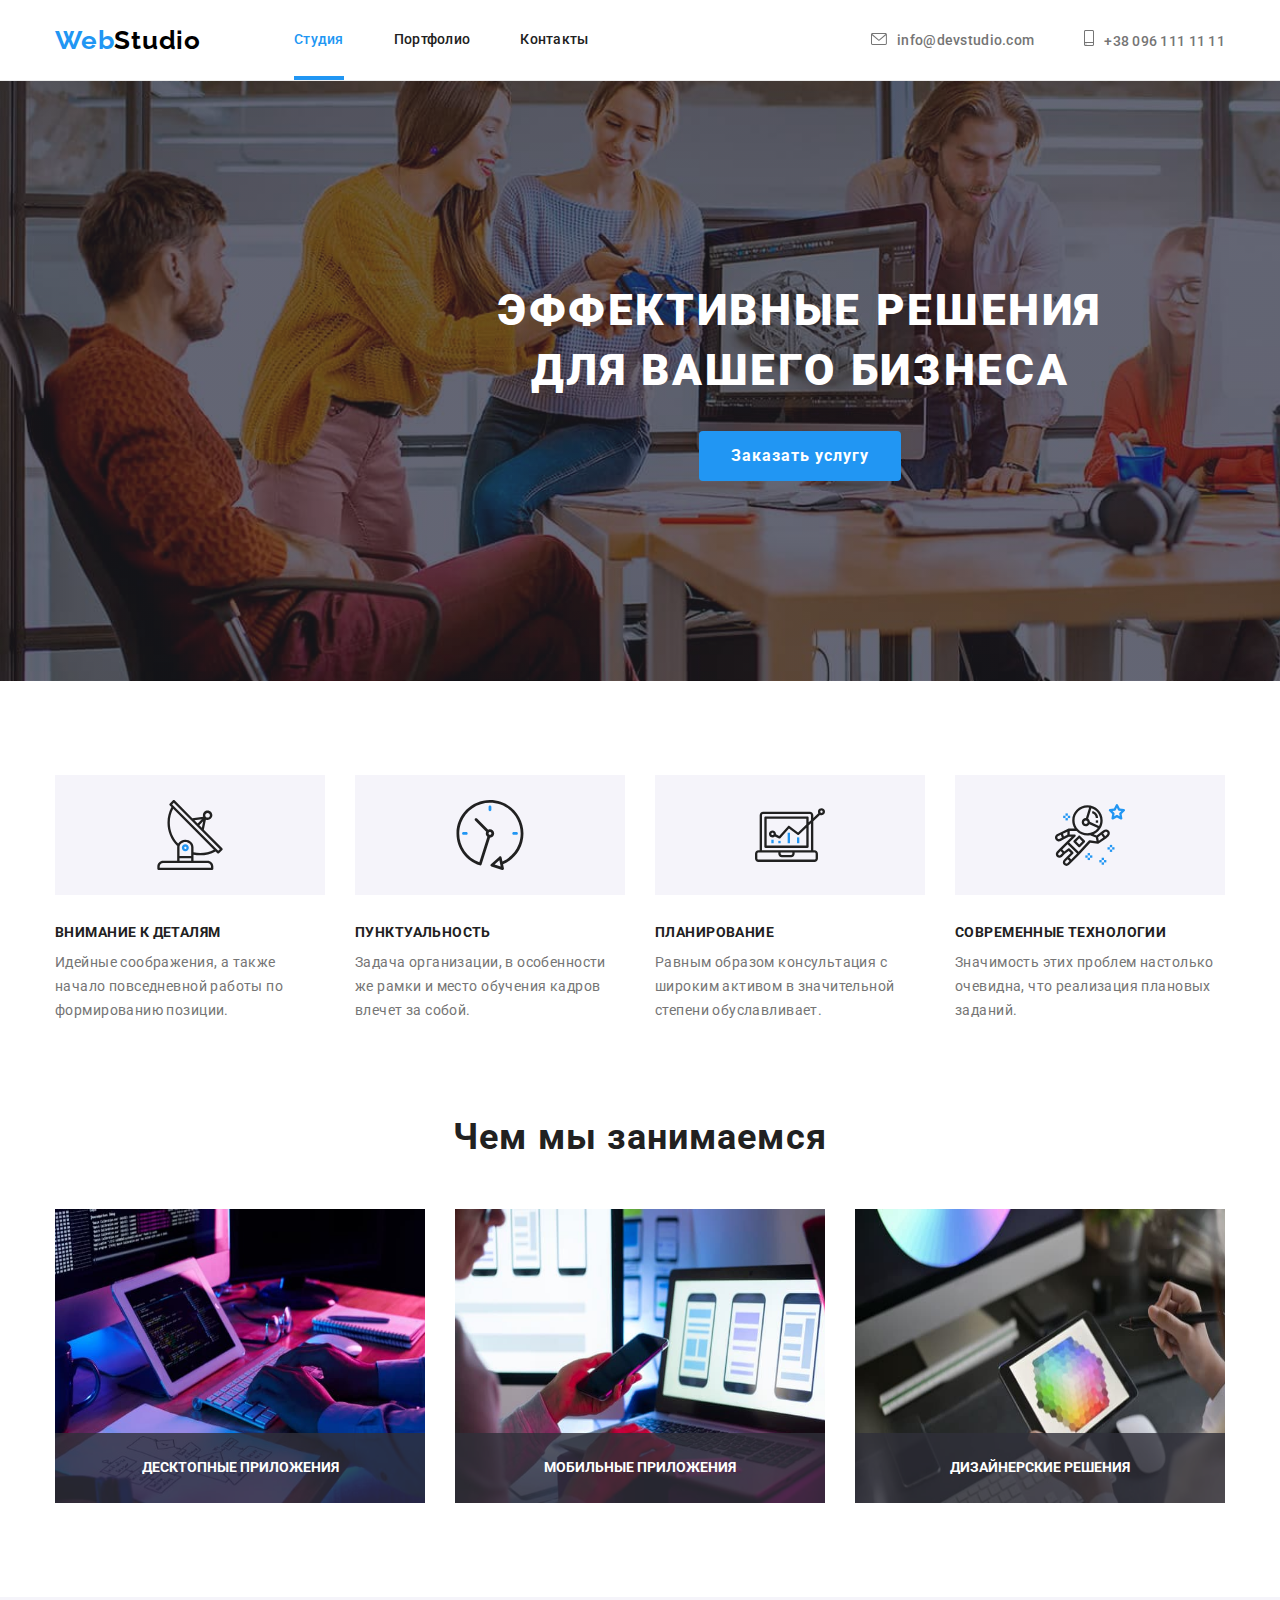
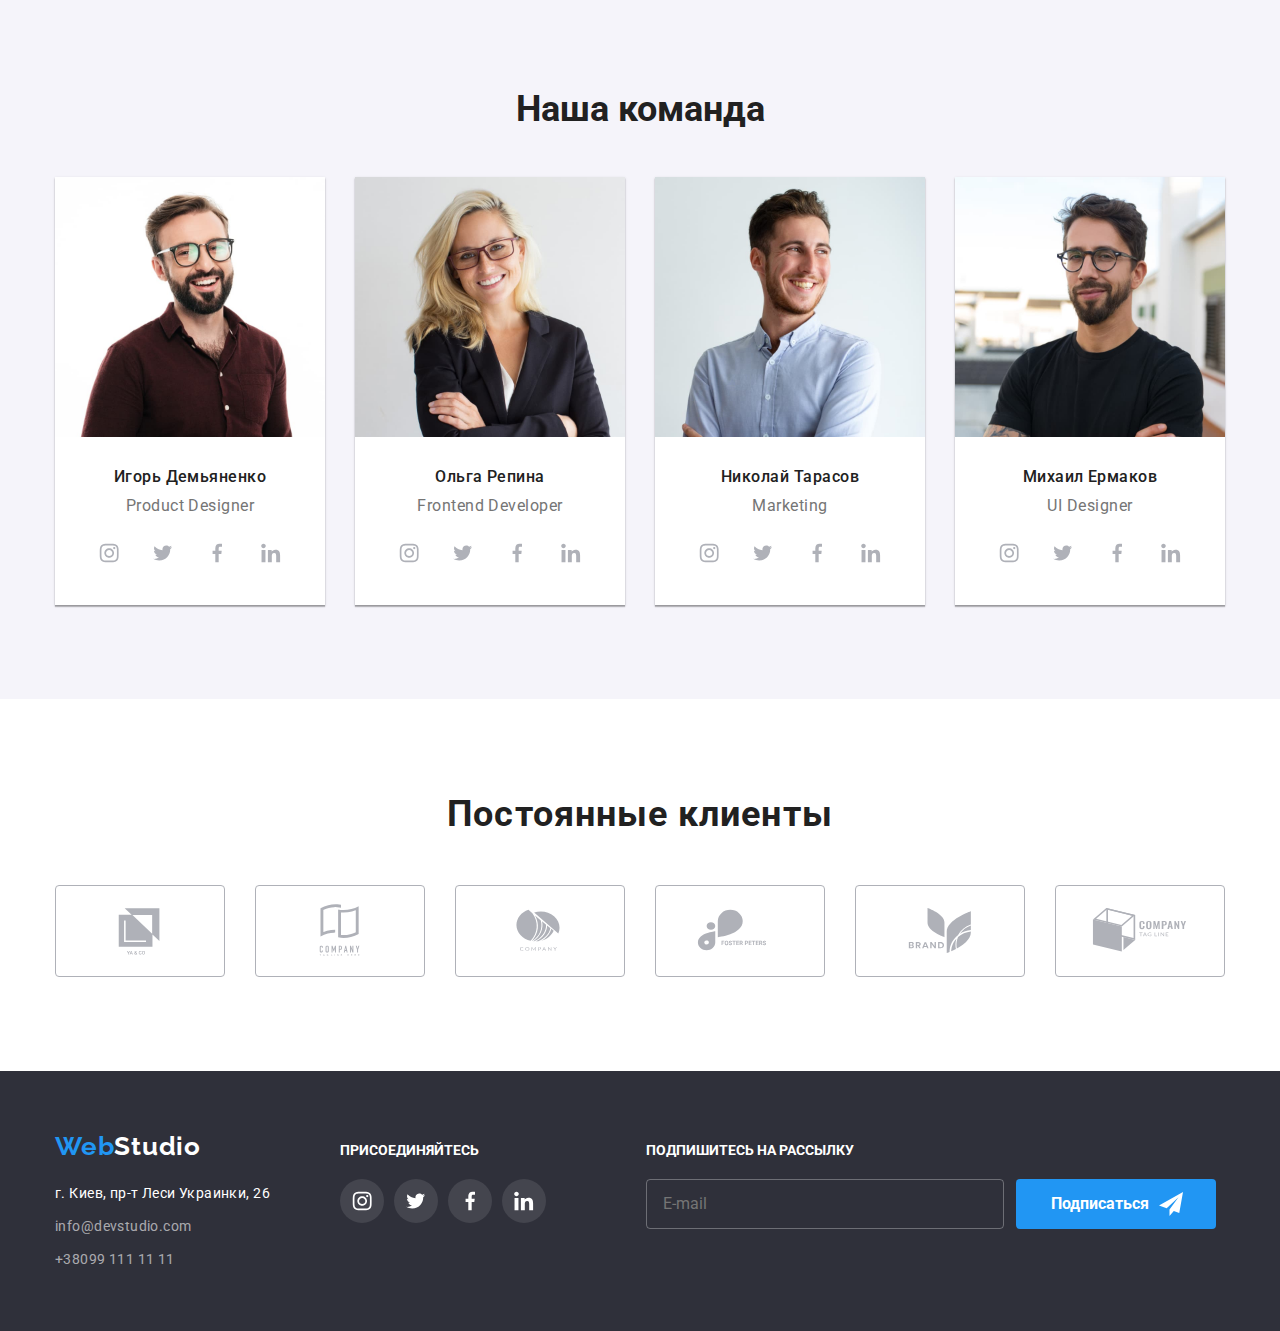
<file: index.html>
<!DOCTYPE html>
<html lang="ru">

<head>
    <meta charset="UTF-8">
    <meta http-equiv="X-UA-Compatible" content="IE=edge">
    <meta name="viewport" content="width=device-width, initial-scale=1.0">
    <title>Document</title>
    <link rel="preconnect" href="https://fonts.googleapis.com">
    <link rel="preconnect" href="https://fonts.gstatic.com" crossorigin>
    <link
        href="https://fonts.googleapis.com/css2?family=Raleway:wght@700&family=Roboto:wght@400;500;700;900&display=swap"
        rel="stylesheet">
    <link rel="stylesheet" href="https://cdn.jsdelivr.net/npm/modern-normalize@1.1.0/modern-normalize.min.css">
    <link rel="stylesheet" href="./css/style.css" />
</head>

<body>
    <!--HEADER-->
    <header class="head">
        <div class="container">
            <div class="head-box">
                <a class="logo-link list" href="./" lang="en">Web<span class="logo-studio">Studio</span></a>
                <!--NAVI-->
                <nav class="navigation">
                    <ul class="menu">
                        <li class="menu-item link"><a class="menu-link menu-link-activ list" href="">Студия </a></li>

                        <li class="menu-item link"> <a class="menu-link list" href="./portfolio.html">Портфолио</a></li>
                        <li class="menu-item link"><a class="menu-link list" href="">Контакты</a></li>
                    </ul>
                </nav>
                <ul class="contakt">

                    <li class="contakt-item link">

                        <a class="mailto-link list" href="mailto:info@devstudio.com"><svg class="contakt-item-icon"
                                width="16" height="12">
                                <use href="./images/sprite.svg#icon-envelope"></use>
                            </svg>info@devstudio.com</a>
                    </li>
                    <li class="contakt-item link">

                        <a class="tel-link list" href="tel:+380961111111"><svg class="contakt-item-icon" width="10"
                                height="16">
                                <use href="./images/sprite.svg#icon-smartphone"></use>
                            </svg>+38 096 111 11 11</a>
                    </li>
                </ul>
            </div>
        </div>
    </header>
    <main>
        <!--HERO-->
        <section class="hero">
            <div class="container">

                <h1 class="hero-title">эффективные решения<br> для вашего бизнеса </h1>
                <button type="button" data-modal-open class="modal-btn">Заказать услугу</button>

            </div>
        </section>
        <!--Почему мы-->
        <section class="advantages section">
            <div class="container">
                <h3 class="visually-hidden">наши особенности</h3>
                <ul class="advantages-icon link">
                    <li class="advantages-icon-field">
                        <svg class="advantages-icon-pic">
                            <use href="./images/sprite.svg#icon-antenna">
                            </use>
                        </svg>
                    </li>
                    <li class="advantages-icon-field">
                        <svg class="advantages-icon-pic">
                            <use href="./images/sprite.svg#icon-clock">
                            </use>
                        </svg>
                    </li>
                    <li class="advantages-icon-field">
                        <svg class="advantages-icon-pic">
                            <use href="./images/sprite.svg#icon-diagram">
                            </use>
                        </svg>

                    </li>
                    <li class="advantages-icon-field">
                        <svg class="advantages-icon-pic">
                            <use href="./images/sprite.svg#icon-astronaut">
                            </use>
                        </svg>
                    </li>
                </ul>
                <ul class="advantages-list link">
                    <li class="advantages-block">
                        <h4 class="advantages-list-title">внимание к деталям</h4>
                        <p class="advantages-text">Идейные соображения, а также начало повседневной работы по
                            формированию позиции.
                        </p>
                    </li>
                    <li class="advantages-block">
                        <h4 class="advantages-list-title">Пунктуальность</h4>
                        <p class="advantages-text">Задача организации, в особенности же рамки и место обучения кадров
                            влечет за собой.
                        </p>
                    </li>
                    <li class="advantages-block">
                        <h4 class="advantages-list-title">Планирование</h4>
                        <p class="advantages-text">Равным образом консультация с широким активом в значительной степени
                            обуславливает.
                        </p>
                    </li>
                    <li class="advantages-block">
                        <h4 class="advantages-list-title">Современные технологии</h4>
                        <p class="advantages-text">Значимость этих проблем настолько очевидна, что реализация плановых
                            заданий.
                        </p>
                    </li>
                </ul>
            </div>
        </section>
        <!--Чем мы занимаемся, activities-->
        <section class="skills">
            <div class="container">
                <h2 class="skills-title">Чем мы занимаемся</h2>
                <ul class="skills-list">
                    <li class="skills-img link"><img src="./images/picture/img-1.jpg" width="370" height="294"
                            alt="рабочий стол спланшетом">
                        <p class="skills-overlay">Десктопные приложения</p>
                    </li>
                    <li class="skills-img link"><img src="./images/picture/img-2.jpg" width="370" height="294"
                            alt="рабочий стол с ноутбуком">
                        <p class="skills-overlay">Мобильные приложения</p>
                    </li>
                    <li class="skills-img link"><img src="./images/picture/img-3.jpg" width="370" height="294"
                            alt="работа с планшетом">
                        <p class="skills-overlay">Дизайнерские решения</p>
                    </li>
                </ul>
            </div>
        </section>
        <!--наша команда, team-->
        <section class="team section">
            <div class="container">
                <h2 class="team-title">Наша команда</h2>
                <ul class="team-list link">
                    <li class="team-item"><img class="team-image" src="./images/fotos/foto-1.jpg" width="270"
                            height="260" alt="фото Демьяненко">
                        <div class="team-names-block">

                            <h4 class="team-names">Игорь Демьяненко</h4>
                            <p lang="en" class="team-professions">Product Designer</p>
                            <ul class="team-icon-block link">
                                <li>
                                    <a href="" class="team-link">
                                        <svg class="team-icon">
                                            <use href="./images/sprite.svg#icon-instagram"></use>
                                        </svg>
                                    </a>
                                </li>
                                <li>
                                    <a href="" class="team-link">
                                        <svg class="team-icon">
                                            <use href="./images/sprite.svg#icon-twitter"></use>
                                        </svg>
                                    </a>
                                </li>
                                <li>
                                    <a href="" class="team-link">
                                        <svg class="team-icon">
                                            <use href="./images/sprite.svg#icon-facebook"></use>
                                        </svg>
                                    </a>
                                </li>
                                <li>
                                    <a href="" class="team-link">
                                        <svg class="team-icon">
                                            <use href="./images/sprite.svg#icon-linkedin"></use>
                                        </svg>
                                    </a>
                                </li>
                            </ul>
                        </div>

                    </li>

                    <li class="team-item"><img class="team-image" src="./images/fotos/foto-2.jpg" width="270"
                            height="260" alt="фото Репина">
                        <div class="team-names-block">
                            <h4 class="team-names">Ольга Репина</h4>
                            <p lang="en" class="team-professions">Frontend Developer</p>
                            <ul class="team-icon-block link">
                                <li>
                                    <a href="" class="team-link">
                                        <svg class="team-icon">
                                            <use href="./images/sprite.svg#icon-instagram"></use>
                                        </svg>
                                    </a>
                                </li>
                                <li>
                                    <a href="" class="team-link">
                                        <svg class="team-icon">
                                            <use href="./images/sprite.svg#icon-twitter"></use>
                                        </svg>
                                    </a>
                                </li>
                                <li>
                                    <a href="" class="team-link">
                                        <svg class="team-icon">
                                            <use href="./images/sprite.svg#icon-facebook"></use>
                                        </svg>
                                    </a>
                                </li>
                                <li>
                                    <a href="" class="team-link">
                                        <svg class="team-icon">
                                            <use href="./images/sprite.svg#icon-linkedin"></use>
                                        </svg>
                                    </a>
                                </li>
                            </ul>
                        </div>
                    </li>
                    <li class="team-item"><img class="team-image" src="./images/fotos/foto-3.jpg" width="270"
                            height="260" alt="фото Тарасова">
                        <div class="team-names-block">
                            <h4 class="team-names">Николай Тарасов</h4>
                            <p lang="en" class="team-professions">Marketing</p>
                            <ul class="team-icon-block link">
                                <li>
                                    <a href="" class="team-link">
                                        <svg class="team-icon">
                                            <use href="./images/sprite.svg#icon-instagram"></use>
                                        </svg>
                                    </a>
                                </li>
                                <li>
                                    <a href="" class="team-link">
                                        <svg class="team-icon">
                                            <use href="./images/sprite.svg#icon-twitter"></use>
                                        </svg>
                                    </a>
                                </li>
                                <li>
                                    <a href="" class="team-link">
                                        <svg class="team-icon">
                                            <use href="./images/sprite.svg#icon-facebook"></use>
                                        </svg>
                                    </a>
                                </li>
                                <li>
                                    <a href="" class="team-link">
                                        <svg class="team-icon">
                                            <use href="./images/sprite.svg#icon-linkedin"></use>
                                        </svg>
                                    </a>
                                </li>
                            </ul>
                        </div>
                    </li>
                    <li class="team-item"><img class="team-image" src="./images/fotos/foto-4.jpg" width="270"
                            height="260" alt="фото Ермаков">
                        <div class="team-names-block">
                            <h4 class="team-names">Михаил Ермаков</h4>
                            <p lang="en" class="team-professions">UI Designer</p>
                            <ul class="team-icon-block link">
                                <li>
                                    <a href="" class="team-link">
                                        <svg class="team-icon">
                                            <use href="./images/sprite.svg#icon-instagram"></use>
                                        </svg>
                                    </a>
                                </li>
                                <li>
                                    <a href="" class="team-link">
                                        <svg class="team-icon">
                                            <use href="./images/sprite.svg#icon-twitter"></use>
                                        </svg>
                                    </a>
                                </li>
                                <li>
                                    <a href="" class="team-link">
                                        <svg class="team-icon">
                                            <use href="./images/sprite.svg#icon-facebook"></use>
                                        </svg>
                                    </a>
                                </li>
                                <li>
                                    <a href="" class="team-link">
                                        <svg class="team-icon">
                                            <use href="./images/sprite.svg#icon-linkedin"></use>
                                        </svg>
                                    </a>
                                </li>
                            </ul>
                        </div>
                    </li>
                </ul>
            </div>
        </section>
        <section class="regular-customers section">
            <div class="container">
                <h2 class="regular-customers-title">Постоянные клиенты</h2>
                <ul class="regular-customers-list link">
                    <li>
                        <a class="regular-customers-link" href="">
                            <svg class="regular-customers-icon">
                                <use href="./images/sprite.svg#icon-Logo"></use>
                            </svg>
                        </a>
                    </li>
                    <li>
                        <a class="regular-customers-link" href="">
                            <svg class="regular-customers-icon">
                                <use href="./images/sprite.svg#icon-Logo-1"></use>
                            </svg>
                        </a>
                    </li>
                    <li>
                        <a class="regular-customers-link" href="">
                            <svg class="regular-customers-icon">
                                <use href="./images/sprite.svg#icon-Logo-2"></use>
                            </svg>
                        </a>
                    </li>
                    <li>
                        <a class="regular-customers-link" href="">
                            <svg class="regular-customers-icon">
                                <use href="./images/sprite.svg#icon-Logo-3"></use>
                            </svg>
                        </a>
                    </li>
                    <li>
                        <a class="regular-customers-link" href="">
                            <svg class="regular-customers-icon">
                                <use href="./images/sprite.svg#icon-Logo-4"></use>
                            </svg>
                        </a>
                    </li>
                    <li>
                        <a class="regular-customers-link" href="">
                            <svg class="regular-customers-icon">
                                <use href="./images/sprite.svg#icon-Logo-5"></use>
                            </svg>
                        </a>
                    </li>
                </ul>

            </div>
        </section>
    </main>
    <!--ADDRESS-->
    <footer>
        <div class="container footer-block">
            <div class="footer-logo-address">
                <p lang="en" class="logo-footer">Web<span class="logo-studio-footer">Studio</span></p>
                <address class="address">
                    <p class="address-post">г. Киев, пр-т Леси Украинки, 26</p>
                    <a class="address-mail list" href="mailto:info@devstudio.com">info@devstudio.com</a>
                    <a class="address-tel list" href="tel:+380991111111">+38099 111 11 11</a>


                </address>
            </div>
            <div class="footer-text-link-block">
                <p class="footer-text">присоединяйтесь</p>
                <ul class="footer-icon-block link">
                    <li class="footer-item">
                        <a class="footer-link list" href="#">
                            <svg class="footer-icon">
                                <use href="./images/sprite.svg#icon-instagram"></use>
                            </svg>
                        </a>
                    </li>
                    <li class="footer-item">
                        <a class="footer-link" href="#">
                            <svg class="footer-icon">
                                <use href="./images/sprite.svg#icon-twitter"></use>
                            </svg>
                        </a>
                    </li>
                    <li class="footer-item">
                        <a class="footer-link" href="#">
                            <svg class="footer-icon">
                                <use href="./images/sprite.svg#icon-facebook"></use>
                            </svg>
                        </a>
                    </li>
                    <li class="footer-item">
                        <a class="footer-link" href="#">
                            <svg class="footer-icon">
                                <use href="./images/sprite.svg#icon-linkedin"></use>
                            </svg>
                        </a>
                    </li>
                </ul>
            </div>

            <form action="#" class="footer-subscription-form">
                <p class="footer-subscription-text">Подпишитесь на рассылку</p>
                <span class="footer-subscrition-block">
                    <input type="email" class="footer-subscription-input" name="footer-email" required
                        title="marusya@gmail.com" placeholder="E-mail" />
                    <button type="submit" class="footer-subscription-btn">Подписаться
                        <svg class="footer-subscription-icon" width="24" height="24">
                            <use href="./images/sprite.svg#icon-send-footer"></use>
                        </svg>

                    </button>
                </span>

            </form>
        </div>

    </footer>
    <div class=" backdrop is-hidden" data-modal>
        <div class="modal">
            <button type="button" data-modal-close class="close-btn">
                <svg width="18" height="18">
                    <use href="./images/sprite.svg#icon-close-black"></use>
                </svg>
            </button>
            <form action="#" class="modal-form">
                <p class="modal-form-head">Оставьте свои данные, мы вам перезвоним</p>
                <label class="modal-form-field"><span class="modal-form-label">Имя</span>
                    <span class="modal-form-wrapper">
                        <input type="text" class="modal-form-input" name="user name" minlength="2"
                            pattern="[a-zA-Zёа-яА-ЯЁ]+" title="Имя должно содержать символы латиницы или кирилицы"
                            required>
                        <svg class="modal-form-icon">
                            <use href="./images/sprite.svg#icon-person-black"></use>
                        </svg>
                    </span>
                </label>
                <label class="modal-form-field"><span class="modal-form-label">Телефон</span>
                    <span class="modal-form-wrapper">
                        <input type="tel" class="modal-form-input" name="user-phone" required
                            pattern="[0-9]{3}-[0-9]{3}-[0-9]{2}-[0-9]{2}" title="068-000-00-00">
                        <svg class="modal-form-icon">
                            <use href="./images/sprite.svg#icon-phone-black"></use>
                        </svg>
                    </span>


                </label>
                <label class="modal-form-field"><span class="modal-form-label">Почта</span>
                    <span class="modal-form-wrapper">
                        <input type="email" class="modal-form-input" name="email" required title="marusya@gmail.com">
                        <svg class="modal-form-icon">
                            <use href="./images/sprite.svg#icon-email-black"></use>
                        </svg>
                    </span>
                </label>
                <label class="modal-form-field"><span class="modal-form-label">Комментарии</span>
                    <textarea name="user message" class="modal-form-message" placeholder="Введите текст"></textarea>
                </label>
                <input type="checkbox" class="modal-form-checkbox visually-hidden" id="accept-policy">
                <label for="accept-policy" class="modal-form-checkbox-label">Соглашаюсь с рассылкой и
                    принимаю&nbsp;<a href="#" class="modal-form-label-link">Условия
                        договора</a>
                </label>
                <button type="submit" class="modal-form-btn">Отправить</button>


            </form>


        </div>
    </div>
    <script src="./js/modal.js"></script>
</body>

</html>
</file>
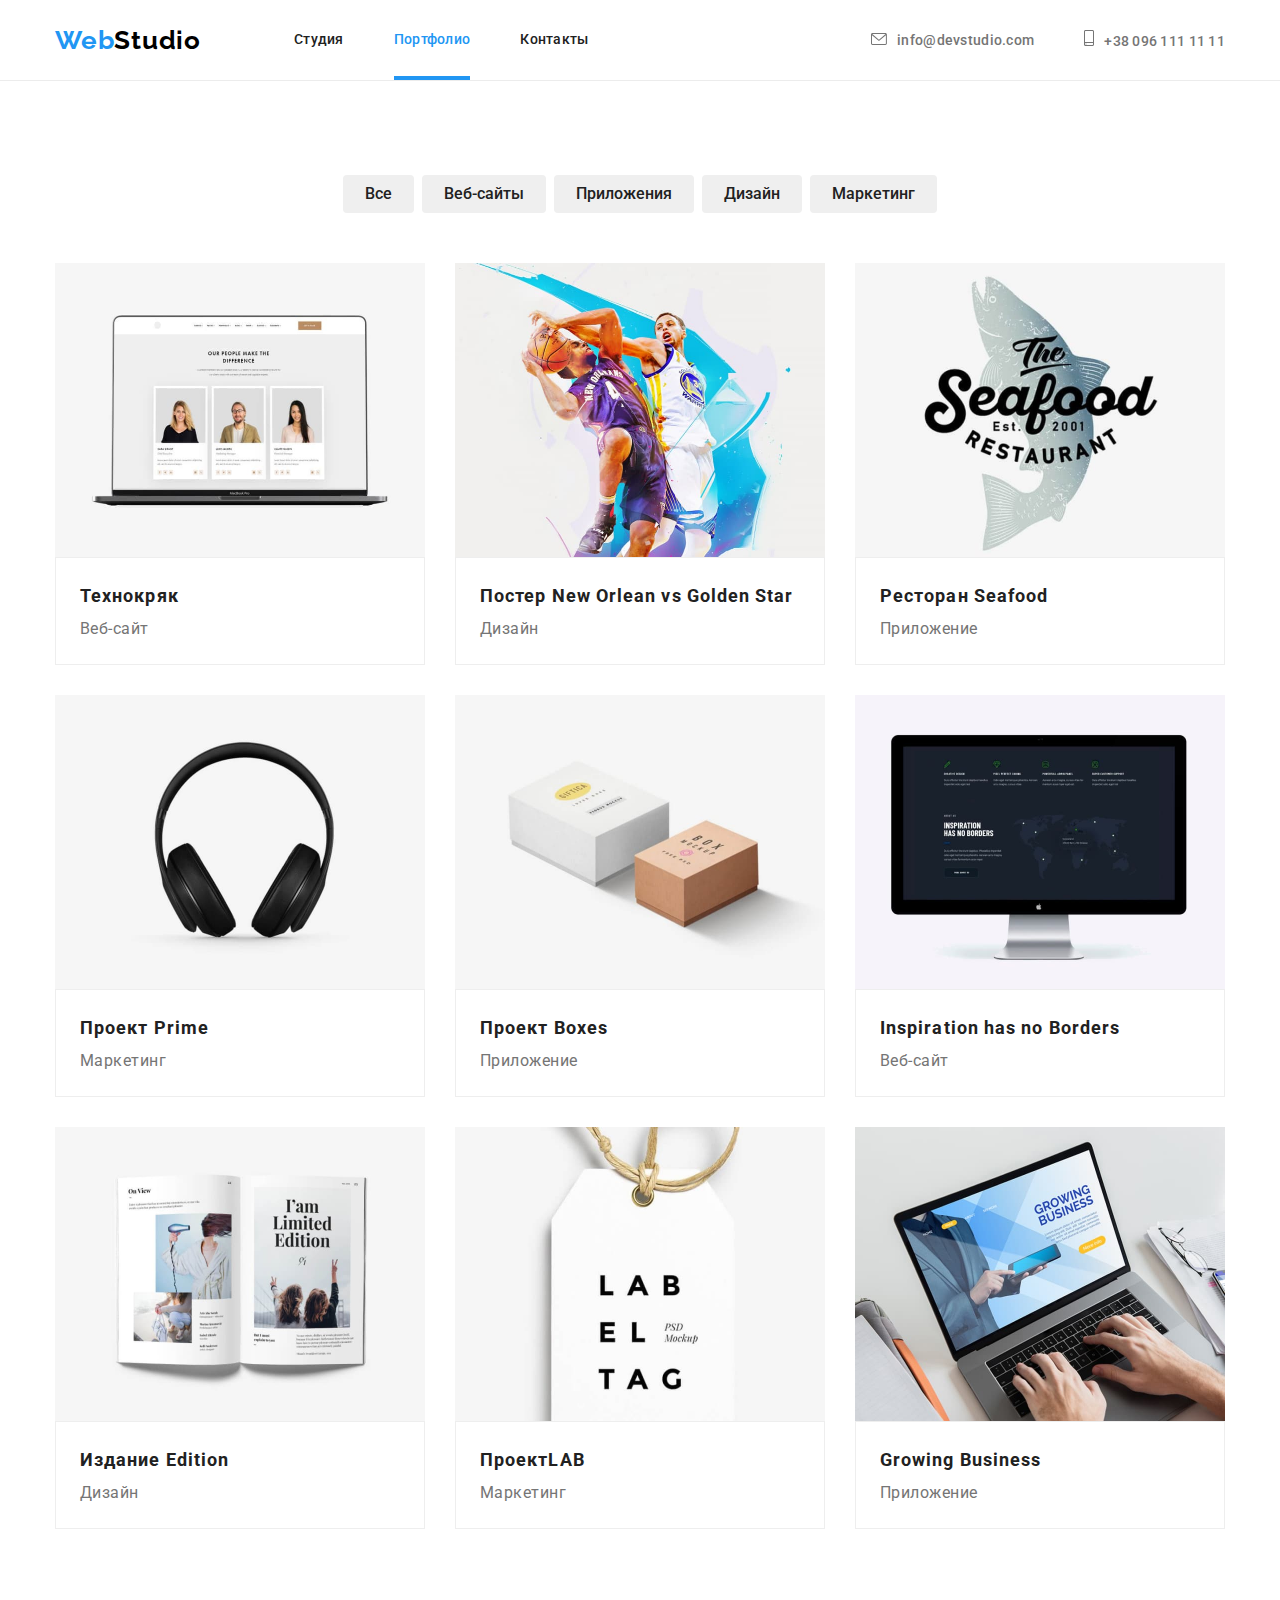
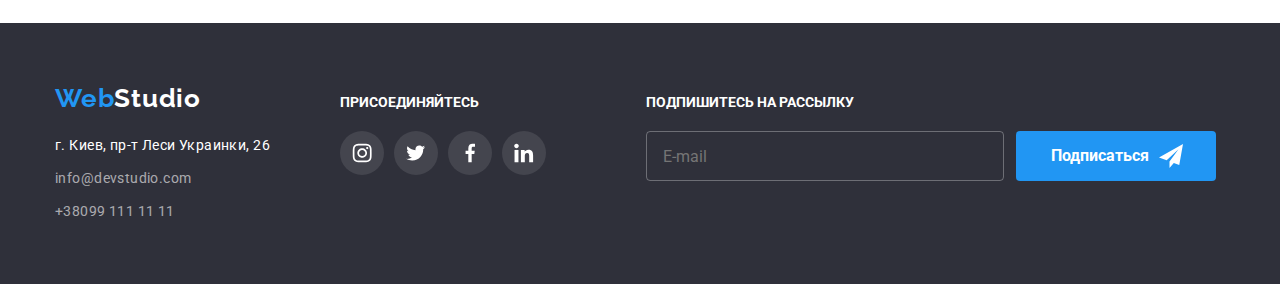
<file: portfolio.html>
<!DOCTYPE html>
<html lang="ru">

<head>
    <meta charset="UTF-8">
    <meta http-equiv="X-UA-Compatible" content="IE=edge">
    <meta name="viewport" content="width=device-width, initial-scale=1.0">
    <title>Document</title>
    <link rel="preconnect" href="https://fonts.googleapis.com">
    <link rel="preconnect" href="https://fonts.gstatic.com" crossorigin>
    <link
        href="https://fonts.googleapis.com/css2?family=Raleway:wght@700&family=Roboto:wght@400;500;700;900&display=swap"
        rel="stylesheet">
    <link rel="stylesheet" href="https://cdn.jsdelivr.net/npm/modern-normalize@1.1.0/modern-normalize.min.css">
    <link rel="stylesheet" href="./css/style.css" />

    <link rel="stylesheet" href="./css/style.css" />
</head>

<body>
    <!--HEADER-->
    <header class="head">
        <div class="container">
            <div class="head-box">
                <a class="logo-link list" href="./" lang="en">Web<span class="logo-studio">Studio</span></a>
                <!--NAVI-->
                <nav class="navigation">
                    <ul class="menu">
                        <li class="menu-item link"><a class="menu-link  list" href="./index.html">Студия </a></li>

                        <li class="menu-item link"> <a class="menu-link menu-link-activ list"
                                href="./portfolio.html">Портфолио</a></li>
                        <li class="menu-item link"><a class="menu-link list" href="">Контакты</a></li>
                    </ul>
                </nav>
                <ul class="contakt">

                    <li class="contakt-item link">

                        <a class="mailto-link list" href="mailto:info@devstudio.com"><svg class="contakt-item-icon"
                                width="16" height="12">
                                <use href="./images/sprite.svg#icon-envelope"></use>
                            </svg>info@devstudio.com</a>
                    </li>
                    <li class="contakt-item link">

                        <a class="tel-link list" href="tel:+380961111111"><svg class="contakt-item-icon" width="10"
                                height="16">
                                <use href="./images/sprite.svg#icon-smartphone"></use>
                            </svg>+38 096 111 11 11</a>
                    </li>
                </ul>
            </div>
        </div>
    </header>
    <main>
        <section class="work-section section">

            <div class="container">
                <ul class="work-menu link">
                    <li class="work-menu-btn"><button type="button" class="work-menu-btn-text activ">Все</a></li>
                    <li class="work-menu-btn"><button type="button" class="work-menu-btn-text">Веб-сайты</a></li>
                    <li class="work-menu-btn"><button type="button" class="work-menu-btn-text">Приложения</a></li>
                    <li class="work-menu-btn"><button type="button" class="work-menu-btn-text">Дизайн</a></li>
                    <li class="work-menu-btn"><button type="button" class="work-menu-btn-text">Маркетинг</a></li>
                </ul>
            </div>
            <div class="client-block container">

                <ul class="client link">
                    <li class="client-cell">
                        <a href="#" class="client-link">
                            <div class="client-img-overlay">
                                <img src="./images/portfolio-pictures/img1.jpg " width="370" height="294"
                                    alt="фото нотбука">
                                <p class="overlay">Технокряк это современная площадка распространения коронавируса.
                                    Компании
                                    используют эту платформу для цифрового
                                    шпионажа и атак на защищённые сервера конкурентов.</p>
                            </div>
                            <div class=" client-info">
                                <h4 class="client-title">Технокряк</h4>
                                <p class="client-order">Веб-сайт</p>
                            </div>
                        </a>
                    </li>

                    <li class="client-cell">
                        <a href="#" class="client-link">
                            <div class="client-img-overlay">
                                <img src="./images/portfolio-pictures/img2.jpg" width="370" height="294"
                                    alt="два баскетболиста в прыжке с мячём">
                                <p class="overlay">Lorem ipsum dolor sit amet consectetur adipisicing elit. Voluptatibus
                                    iusto in tenetur. Mollitia harum aperiam quia a similique? Provident, unde
                                    architecto dignissimos nobis deleniti sunt excepturi harum quaerat tempore alias!
                                </p>
                            </div>
                            <div class=" client-info">
                                <h4 class="client-title">Постер<span lang="en"> New Orlean vs Golden Star</span></h4>
                                <p class="client-order">Дизайн</p>
                            </div>
                        </a>
                    </li>

                    <li class="client-cell">
                        <a href="#" class="client-link">
                            <div class="client-img-overlay">
                                <img src="./images/portfolio-pictures/img3.jpg" width="370" height="294"
                                    alt="лого ресторана">
                                <p class="overlay">Lorem ipsum dolor sit amet consectetur adipisicing elit. Voluptatibus
                                    iusto in tenetur. Mollitia harum aperiam quia a similique? Provident, unde
                                    architecto dignissimos nobis deleniti sunt excepturi harum quaerat tempore alias!
                                </p>
                            </div>
                            <div class=" client-info">
                                <h4 class="client-title">Ресторан<span lang="en"> Seafood</span></h4>
                                <p class="client-order">Приложение</p>
                            </div>
                        </a>
                    </li>

                    <li class="client-cell">
                        <a href="#" class="client-link">
                            <div class="client-img-overlay">
                                <img src="./images/portfolio-pictures/img4.jpg" width="370" height="294"
                                    alt="фото наушников">
                                <p class="overlay">Lorem ipsum dolor sit amet consectetur adipisicing elit. Voluptatibus
                                    iusto in tenetur. Mollitia harum aperiam quia a similique? Provident, unde
                                    architecto dignissimos nobis deleniti sunt excepturi harum quaerat tempore alias!
                                </p>
                            </div>
                            <div class=" client-info">
                                <h4 class="client-title">Проект<span lang="en"> Prime</span></h4>
                                <p class="client-order">Маркетинг</p>
                            </div>
                        </a>
                    </li>

                    <li class="client-cell">
                        <a href="#" class="client-link">
                            <div class="client-img-overlay">
                                <img src="./images/portfolio-pictures/img5.jpg" width="370" height="294"
                                    alt="духи в коробках">
                                <p class="overlay">Lorem ipsum dolor sit amet consectetur adipisicing elit. Voluptatibus
                                    iusto in tenetur. Mollitia harum aperiam quia a similique? Provident, unde
                                    architecto dignissimos nobis deleniti sunt excepturi harum quaerat tempore alias!
                                </p>
                            </div>
                            <div class=" client-info">
                                <h4 class="client-title">Проект<span lang="en"> Boxes</span></h4>
                                <p class="client-order">Приложение</p>
                            </div>
                        </a>
                    </li>

                    <li class="client-cell">
                        <a href="#" class="client-link">
                            <div class="client-img-overlay">
                                <img src="./images/portfolio-pictures/img6.jpg" width="370" height="294"
                                    alt="открытый сайт на мониторе">
                                <p class="overlay">Lorem ipsum dolor sit amet consectetur adipisicing elit. Voluptatibus
                                    iusto in tenetur. Mollitia harum aperiam quia a similique? Provident, unde
                                    architecto dignissimos nobis deleniti sunt excepturi harum quaerat tempore alias!
                                </p>
                            </div>
                            <div class=" client-info">
                                <h4 class="client-title" lang="en">Inspiration has no Borders</h4>
                                <p class="client-order">Веб-сайт</p>
                            </div>
                        </a>
                    </li>

                    <li class="client-cell">
                        <a href="#" class="client-link">
                            <div class="client-img-overlay">
                                <img src="./images/portfolio-pictures/img7.jpg" width="370" height="294"
                                    alt="открытая книга">
                                <p class="overlay">Lorem ipsum dolor sit amet consectetur adipisicing elit. Voluptatibus
                                    iusto in tenetur. Mollitia harum aperiam quia a similique? Provident, unde
                                    architecto dignissimos nobis deleniti sunt excepturi harum quaerat tempore alias!
                                </p>
                            </div>
                            <div class=" client-info">
                                <h4 class="client-title">Издание<span> Edition</span></h4>
                                <p class="client-order">Дизайн</p>
                            </div>
                        </a>
                    </li>

                    <li class="client-cell">
                        <a href="#" class="client-link">
                            <div class="client-img-overlay">
                                <img src="./images/portfolio-pictures/img8.jpg" width="370" height="294" alt="логотип">
                                <p class="overlay">Lorem ipsum dolor sit amet consectetur adipisicing elit. Voluptatibus
                                    iusto in tenetur. Mollitia harum aperiam quia a similique? Provident, unde
                                    architecto dignissimos nobis deleniti sunt excepturi harum quaerat tempore alias!
                                </p>
                            </div>
                            <div class=" client-info">
                                <h4 class="client-title">Проект<span lang="en">LAB</span></h4>
                                <p class="client-order">Маркетинг</p>
                            </div>
                        </a>
                    </li>

                    <li class="client-cell">
                        <a href="#" class="client-link">
                            <div class="client-img-overlay">
                                <img src="./images/portfolio-pictures/img9.jpg" width="370" height="294"
                                    alt="работа на ноутбуке">
                                <p class="overlay">Lorem ipsum dolor sit amet consectetur adipisicing elit. Voluptatibus
                                    iusto in tenetur. Mollitia harum aperiam quia a similique? Provident, unde
                                    architecto dignissimos nobis deleniti sunt excepturi harum quaerat tempore alias!
                                </p>
                            </div>
                            <div class=" client-info">
                                <h4 class="client-title" lang="en">Growing Business</h4>
                                <p class="client-order">Приложение</p>
                            </div>
                        </a>

                    </li>
                </ul>
            </div>


        </section>
    </main>
    <footer>
        <div class="container footer-block">
            <div class="footer-logo-address">
                <p lang="en" class="logo-footer">Web<span class="logo-studio-footer">Studio</span></p>
                <address class="address">
                    <p class="address-post">г. Киев, пр-т Леси Украинки, 26</p>
                    <a class="address-mail list" href="mailto:info@devstudio.com">info@devstudio.com</a>
                    <a class="address-tel list" href="tel:+380991111111">+38099 111 11 11</a>


                </address>
            </div>
            <div class="footer-text-link-block">
                <p class="footer-text">присоединяйтесь</p>
                <ul class="footer-icon-block link">
                    <li class="footer-item">
                        <a class="footer-link list" href="#">
                            <svg class="footer-icon">
                                <use href="./images/sprite.svg#icon-instagram"></use>
                            </svg>
                        </a>
                    </li>
                    <li class="footer-item">
                        <a class="footer-link" href="#">
                            <svg class="footer-icon">
                                <use href="./images/sprite.svg#icon-twitter"></use>
                            </svg>
                        </a>
                    </li>
                    <li class="footer-item">
                        <a class="footer-link" href="#">
                            <svg class="footer-icon">
                                <use href="./images/sprite.svg#icon-facebook"></use>
                            </svg>
                        </a>
                    </li>
                    <li class="footer-item">
                        <a class="footer-link" href="#">
                            <svg class="footer-icon">
                                <use href="./images/sprite.svg#icon-linkedin"></use>
                            </svg>
                        </a>
                    </li>
                </ul>
            </div>
            <form action="#" class="footer-subscription-form">
                <p class="footer-subscription-text">Подпишитесь на рассылку</p>
                <span class="footer-subscrition-block">
                    <input type="email" class="footer-subscription-input" name="footer-email" required
                        title="marusya@gmail.com" placeholder="E-mail" />
                    <button type="submit" class="footer-subscription-btn">Подписаться
                        <svg class="footer-subscription-icon" width="24" height="24">
                            <use href="./images/sprite.svg#icon-send-footer"></use>
                        </svg>

                    </button>
                </span>

            </form>
        </div>

    </footer>
</body>

</html>
</file>
<file: css/style.css>
:root {
  --primary-color: #212121;
  --text-color: #757575;
  --accent-color: #2196f3;
}

body {
  font-family: "Roboto", sans-serif;
  color: var(--primary-color);
}

*,
*::before,
*::after {
  box-sizing: border-box;
}

h1,
h2,
h3,
h4,
h5,
p {
  margin-top: 0;
  margin-bottom: 0;
}

ul,
ol {
  margin-top: 0;
  margin-bottom: 0;
  padding-left: 0;
}

img {
  display: block;
}

.list {
  text-decoration: none;
  padding: 0px;
  margin: 0px;
}

.link {
  list-style: none;
}

.head {
  /* width: 1600px; */
  margin: 0 auto;
  border-bottom: 1px solid #ececec;
  /* padding-top: 32px;
  padding-bottom: 32px; */
}

.container {
  width: 1200px;
  margin: 0 auto;
  padding-left: 15px;
  padding-right: 15px;
}

.head-box {
  display: flex;
  align-items: center;
  margin: 0 auto;
}

.navigation {
  display: flex;

  margin-left: 93px;
}

.logo-link {
  font-family: "Raleway", sans-serif;
  font-weight: 700;
  font-size: 26px;
  line-height: 1.19;
  /* identical to box height */
  letter-spacing: 0.03em;
  color: var(--accent-color);
}

.logo-studio {
  color: #000000;
}

/* logo end */

.menu {
  display: flex;
  align-items: center;
}

.menu .menu-item + .menu-item {
  margin-left: 50px;
}

.menu-link {
  position: relative;
  display: block;
  padding: 32px 0;

  font-weight: 500;
  font-size: 14px;
  line-height: 1.14;
  letter-spacing: 0.02em;
  color: var(--primary-color);

  transition-property: color;
  transition-duration: 250ms;
  transition-timing-function: cubic-bezier(0.4, 0, 0.2, 1);
}
.menu-link-activ::after {
  position: absolute;
  left: 0;
  bottom: 0;

  display: block;
  content: "";
  width: 100%;
  height: 4px;
  background-color: var(--accent-color);
  margin: 0 auto;
}

.menu-link-activ {
  color: var(--accent-color);
}

.menu-link:hover,
.menu-link:focus {
  color: var(--accent-color);
}
.contakt {
  display: flex;
  align-items: center;
  margin-left: auto;
}
.tel-link,
.mailto-link {
  font-weight: 500;
  font-size: 14px;
  line-height: 1.14;
  letter-spacing: 0.02em;
  color: var(--text-color);

  transition-property: color;
  transition-duration: 250ms;
  transition-timing-function: cubic-bezier(0.4, 0, 0.2, 1);
}

.contakt-item-icon {
  margin-right: 10px;
  fill: var(--text-color);
  transition-property: fill;
  transition-duration: 250ms;
  transition-timing-function: cubic-bezier(0.4, 0, 0.2, 1);
}
.tel-link:hover,
.tel-link:focus {
  color: var(--accent-color);
}

.tel-link:hover .contakt-item-icon,
.tel-link:focus .contakt-item-icon {
  fill: var(--accent-color);
}
.mailto-link:hover,
.mailto-link:focus {
  color: var(--accent-color);
}
.mailto-link:hover .contakt-item-icon,
.mailto-link:focus .contakt-item-icon {
  fill: var(--accent-color);
}

.contakt .contakt-item + .contakt-item {
  margin-left: 50px;
}

/* ==================hero section============= */

.section {
  padding-top: 94px;
  padding-bottom: 94px;
}
.visually-hidden {
  position: absolute !important;
  clip: rect(1px 1px 1px 1px); /* IE6, IE7 */
  clip: rect(1px, 1px, 1px, 1px);
  padding: 0 !important;
  border: 0 !important;
  height: 1px !important;
  width: 1px !important;
  overflow: hidden;
}

.hero {
  width: 1600px;

  margin: 0px auto;
  padding-top: 200px;
  padding-bottom: 200px;

  background-image: linear-gradient(
      rgba(47, 48, 58, 0.4),
      rgba(47, 48, 58, 0.4)
    ),
    url("../images/fon-images/foto-fon1.jpg");

  background-size: cover;
  background-repeat: no-repeat;
  background-color: #c4c4c4;
  background-position: center;
}

.hero-title {
  display: block;
  margin: 0 auto;
  margin-bottom: 30px;
  font-weight: 900;
  font-size: 44px;
  line-height: 1.36;
  /* or 136% */
  text-align: center;
  letter-spacing: 0.06em;
  text-transform: uppercase;
  color: #ffffff;
}

.modal-btn {
  display: flex;
  align-items: center;
  text-align: center;
  padding: 10px 32px;
  border: none;
  border-radius: 4px;
  letter-spacing: 0.06em;
  color: #ffffff;
  background-color: var(--accent-color);
  font-weight: 700;
  font-size: 16px;
  line-height: 1.88;
  margin: 0 auto;

  transition-property: background-color;
  transition-duration: 250ms;
  transition-timing-function: cubic-bezier(0.4, 0, 0.2, 1);
}

.modal-btn:hover,
.modal-btn:focus {
  cursor: pointer;
  background-color: #188ce8;
}

/* identical to box height, or 187% */

/*========================END HERO=================*/

/*=========================ПОЧЕМУ МЫ===================*/

.advantages {
  /* width: 1600px; */
  margin: 0 auto;
}
.advantages-icon {
  display: flex;
  justify-content: space-between;
}
.advantages-icon-field {
  display: flex;
  justify-content: center;
  align-items: center;
  width: 270px;
  height: 120px;
  margin-bottom: 30px;
  background-color: #f5f4fa;
}
.advantages-icon-pic {
  width: 70px;
  height: 70px;
}

.advantages-list {
  display: flex;

  justify-content: space-between;
}
.advantages-icon-field:not(:last-child) {
  margin-right: 30px;
}
.advantages-block {
  width: 270px;
}

.advantages-list-title {
  font-weight: 700;
  font-size: 14px;
  line-height: 1.14;
  letter-spacing: 0.03em;
  text-transform: uppercase;
  color: var(--primary-color);
  margin-bottom: 10px;
}

.advantages-text {
  font-weight: 400;
  font-size: 14px;
  line-height: 1.71;
  /* or 171% */
  letter-spacing: 0.03em;
  color: var(--text-color);
}

.advantages-block:not(:last-child) {
  margin-right: 30px;
}

/*==================конец ПОЧЕМУ МЫ=================*/

/*================= ACTIVITIES ==================*/

.skills {
  /* width: 1200px; */
  margin: 0 auto;
  padding-bottom: 94px;
}

.skills-title {
  margin-bottom: 50px;
  font-weight: 700;
  font-size: 36px;
  line-height: 1.17;
  text-align: center;
  letter-spacing: 0.03em;
  color: var(--primary-color);
}
.skills-list {
  display: flex;
  justify-items: baseline;
  justify-content: space-between;
  position: relative;
}

.skills-list:not(:last-child) {
  margin-right: 30px;
}
.skills-overlay {
  position: absolute;
  bottom: 0;

  width: 370px;
  height: 70px;
  padding: 27px 0;

  font-weight: 700;
  font-size: 14px;
  line-height: 1.14;
  line-height: 100%;
  text-align: center;
  vertical-align: Top;
  letter-spacing: 3%;
  text-transform: uppercase;
  color: #ffffff;
  background: rgba(47, 48, 58, 0.8);
}

/*=============== Конец ЧЕМ МЫ ЗАНИМАЕМСЯ ==========*/

/*=================TEAM SECTION==============*/

.team {
  /* width: 1600px; */
  margin: 0 auto;

  background-color: #f5f4fa;
}

.team-list {
  display: flex;
  flex-wrap: wrap;
  margin-left: -30px;
}

.team-item {
  margin-left: 30px;
  padding-bottom: 30px;
  background: #ffffff;
  box-shadow: 0px 2px 1px rgba(0, 0, 0, 0.2), 0px 1px 1px rgba(0, 0, 0, 0.14),
    0px 1px 3px rgba(0, 0, 0, 0.12);
}
.team-image {
  margin-bottom: 30px;
}

.team-title {
  margin-bottom: 50px;
  font-style: 700;
  font-size: 36px;
  line-height: 1.17;
  line-height: 100%;
  text-align: Center;
  vertical-align: Top;
  letter-spacing: 3%;
  color: var(--primary-color);
}
.team-names-block {
  display: block;
  padding-left: 32px;
  padding-right: 32px;
}

.team-names {
  margin-bottom: 10px;
  font-weight: 500;
  font-size: 16px;
  line-height: 1.19;
  /* identical to box height */
  text-align: center;
  letter-spacing: 0.03em;
  color: var(--primary-color);
}

.team-professions {
  /* padding-bottom: 90px; */
  margin-bottom: 16px;
  font-weight: 400;
  font-size: 16px;
  line-height: 1.19;
  /* identical to box height */
  text-align: center;
  letter-spacing: 0.03em;
  color: var(--text-color);
}

.team-icon-block {
  display: flex;
  justify-content: space-between;
  align-items: flex-start;
}
.team-link {
  display: flex;
  justify-content: center;
  align-items: center;
  width: 44px;
  height: 44px;
  border-radius: 50%;
  background-color: inherit;
  transition-property: background-color;
  transition-duration: 250ms;
  transition-timing-function: cubic-bezier(0.4, 0, 0.2, 1);
}
.team-icon {
  width: 20px;
  height: 20px;
  fill: #afb1b8;
}
.team-link:hover,
.team-link:focus {
  background: var(--accent-color);
}
.team-link:focus .team-icon,
.team-link:hover .team-icon {
  fill: white;
}
.regular-customers {
  /* width: 1600px; */
  margin: 0 auto;
}
.regular-customers-title {
  margin-bottom: 50px;

  font-weight: 700;
  font-size: 36px;
  line-height: 1.17;
  text-align: center;
  letter-spacing: 0.03em;
  color: var(--primary-color);
}
.regular-customers-list {
  display: flex;
  justify-content: space-between;
}
.regular-customers-link {
  display: flex;
  justify-content: center;
  align-items: center;
  width: 170px;
  height: 92px;
  cursor: pointer;
  border: 1px solid #afb1b8;
  border-radius: 4px;

  transition-property: border-color;
  transition-duration: 250ms;
  transition-timing-function: cubic-bezier(0.4, 0, 0.2, 1);
}
.regular-customers-link:hover,
.regular-customers-link:focus {
  border-color: var(--accent-color);
}
.regular-customers-link:hover .regular-customers-icon,
.regular-customers-link:focus .regular-customers-icon {
  fill: var(--accent-color);
}

.regular-customers-icon {
  width: 106px;
  height: 60px;
  fill: #afb1b8;
  transition-property: fill;
  transition-duration: 250ms;
  transition-timing-function: cubic-bezier(0.4, 0, 0.2, 1);
}
/*========FOOTER=============*/

footer {
  /* width: 1600px; */
  margin: 0 auto;
  padding: 60px 0px;

  background-color: #2f303a;
}
.footer-block {
  display: flex;
  align-items: baseline;
}

.footer-text-link-block {
  margin-left: 70px;
 
}
.logo-footer {
  margin-bottom: 20px;

  font-family: "Raleway", sans-serif;
  font-weight: 700;
  font-size: 26px;
  line-height: 1.19;
  /* identical to box height */
  letter-spacing: 0.03em;
  color: var(--accent-color);
}

.address-post {
  margin-bottom: 9px;
  font-style: normal;
  font-weight: 400;
  font-size: 14px;
  line-height: 1.71;
  /* or 171% */
  letter-spacing: 0.03em;
  color: #ffffff;
}

.address-mail,
.address-tel {
  display: block;
  font-style: normal;
  font-weight: 400;
  font-size: 14px;
  line-height: 1.71;
  /* or 171% */
  letter-spacing: 0.03em;
  color: rgba(255, 255, 255, 0.6);
}

.address-mail {
  margin-bottom: 9px;
}

.footer-text {
  margin-bottom: 20px;

  text-transform: uppercase;
  font-weight: 700;
  font-size: 14px;
  line-height: 1.14;

  color: #ffffff;
}
.footer-icon-block {
  display: flex;
  justify-content: center;
  align-items: center;
}
.footer-link {
  display: flex;
  justify-content: center;
  align-items: center;
  background-color: rgba(255, 255, 255, 0.1);

  width: 44px;
  height: 44px;
  border-radius: 50%;
  background-color: rgba(255, 255, 255, 0.1);
  transition-property: background-color;
  transition-duration: 250ms;
  transition-timing-function: cubic-bezier(0.4, 0, 0.2, 1);
}
.footer-link:hover,
.footer-link:focus {
  background-color: var(--accent-color);
}
.footer-item:not(:last-child) {
  margin-right: 10px;
}

.footer-icon {
  width: 20px;
  height: 20px;
  fill: #ffffff;
}
.footer-subscription-form {
  margin-left: 100px;
}
.footer-subscription-text {
  text-transform: uppercase;
  
font-weight: 700;
font-size: 14px;
line-height: 1.14;

vertical-align: top;

color: #FFFFFF;
margin-bottom: 20px;

}
.footer-subscrition-block {
  display: flex;
  justify-content: center;
  
}
.footer-subscription-input {
  
  width: 358px;
  height: 50px;
  border: 1px solid rgba(255, 255, 255, 0.3);
  border-radius: 4px;
  
  background-color: inherit;
  padding-left: 16px;
  
font-weight: 400;
font-size: 16px;
line-height: 1.25;

}
.footer-subscription-btn {
  display: flex;
  justify-content: center;
  align-items: center;
  width: 200px;
  height: 50px;
  background-color: 
#2196F3;
padding: 10px 28px 10px 29px;
margin-left: 12px;
cursor: pointer;
border: none;
border-radius: 4px;

  
font-weight: 700;
font-size: 16px;
line-height: 1.88;
color: #FFFFFF;
}
.footer-subscription-btn:focus,
.footer-subscription-btn:hover {
  background-color:#188CE8; 
}
.footer-subscription-icon {
  margin-left: 10px;
}
/*============bACKDROP===========*/
.backdrop {
  position: fixed;
  top: 0;
  left: 0;
  width: 100vw;
  height: 100vh;
  background-color: rgba(0, 0, 0, 0.2);
}
.modal {
  
  position: absolute;
  width: 528px;
  
  background-color: #ffffff;
  padding: 40px;

  top: 50%;
  left: 50%;
  transform: translate(-50%, -50%);
}
.close-btn {
  display: flex;
  justify-content: center;
  align-items: center;
  position: absolute;
  top: 8px;
  right: 8px;
  width: 30px;
  height: 30px;
  border-radius: 50%;
  border: 1px solid rgba(0, 0, 0, 0.1);
  background-color: transparent;
  cursor: pointer;
  
    transition-property: background-color;
  transition-duration: 250ms;
  transition-timing-function: cubic-bezier(0.4, 0, 0.2, 1);
}
.close-btn:hover {
  background-color: var(--accent-color);
}

.is-hidden {
  opacity: 0;
  visibility: hidden;
  pointer-events: none;
}
/*============MODAL FORM==============*/
.modal-form {
  display: flex;
  flex-direction: column;
}
.modal-form-head {
  
font-weight: 700;
font-size: 20px;
line-height: 1.15;



color: #212121;
margin-bottom: 12px;
}
.modal-form-field {
  
font-weight: 400;
font-size: 12px;
line-height: 1.17;




color: #757575;
margin-bottom: 10px;
}
.modal-form-label {
  display: block;
  margin-bottom: 4px;


font-weight:400;
font-size: 12px;
line-height: 1.17;


color: #757575;

}
.modal-form-wrapper {
  display: block;
  position: relative;
  /* margin-top: 4px; */

}
.modal-form-input {
  width: 100%;
  height: 40px;
  border: 1px solid rgba(21, 21, 21, 0.2);
 
  border-radius: 4px;
  cursor: pointer;
  
  padding-left: 42px;
  transition-property: background-color;
  transition-duration: 250ms;
  transition-timing-function: cubic-bezier(0.4, 0, 0.2, 1);
  
}
.modal-form-input:focus {
  outline: none;
  border-color: var(--accent-color);
}
.modal-form-icon {
  position: absolute;
  top: 11px;
  left: 12px;
  width: 18px;
  height: 18px;
  fill: #212121;
  transition-property: fill;
  transition-duration: 250ms;
  transition-timing-function: cubic-bezier(0.4, 0, 0.2, 1);
}
.modal-form-input:focus + .modal-form-icon {
  fill: var(--accent-color);
}
.modal-form-message {
  width: 100%;
  margin-top: 4px;
  height: 120px;
  border-color: rgba(33, 33, 33, 0.2);
  border-radius: 4px;
  cursor: pointer;
  padding: 12px 16px;
  resize: none;
   transition-property: border-color;
  transition-duration: 250ms;
  transition-timing-function: cubic-bezier(0.4, 0, 0.2, 1);

}
.modal-form-message:focus {
  outline: none;
  border-color: var(--accent-color);
}
.modal-form-checkbox-label {
  
font-weight: 400;
font-size: 14px;
line-height: 1.71;

}
.modal-form-checkbox:checked + .modal-form-checkbox-label::before {
 
  background-image: url(../images/fon-images/icon\ check\ \(1\).png);
  border-color: var(--accent-color);
   background-position: 50% 50%;
   transition-property: background-image;
  transition-duration: 250ms;
  transition-timing-function: cubic-bezier(0.4, 0, 0.2, 1);
 
}
.modal-form-checkbox:focus + .modal-form-checkbox-label::before {
  outline: none;
  border: 1px solid var(--accent-color);

}
.modal-form-checkbox-label::before {
  display: block;
 
  content: "";
  width: 16px;
  height: 15px;
  border: 2px solid #212121;
  margin-right: 7px;
  

  
}
.modal-form-checkbox-label {
  display: flex;
  align-items: center;
  margin-bottom: 30px;
}
.modal-form-label-link  {
  color: #2196F3;
}
.modal-form-btn {
  display: flex;
  justify-content: center;
  align-items: center;
  margin: 0 auto;
  width: 200px;
  height: 50px;
  border: none;
  border-radius: 4px;
padding: 10px 55px 10px 56px;
background-color:#2196F3;
box-shadow: 0px 4px rgba(0, 0, 0, 0.15);
font-weight: 700;

font-size: 16px;
line-height: 1.88;

align-content: center;


color: #FFFFFF;
cursor: pointer;
transition-property: background-color;
  transition-duration: 250ms;
  transition-timing-function: cubic-bezier(0.4, 0, 0.2, 1);
}
.modal-form-btn:focus ,
.modal-form-btn:hover {
  background-color: #188CE8;
}


/* ===============ПОРТФОЛИО========== */

.work-section {
  /* width: 1600px; */
  margin: 0 auto;
}

.work-menu {
  display: flex;
  justify-content: center;
  margin-bottom: 50px;
}
.work-menu-btn {
  display: block;
}

.work-menu-btn:not(:last-child) {
  margin-right: 8px;
}

.work-menu-btn-text {
  padding: 6px 22px;
  border: none;
  border-radius: 4px;
  cursor: pointer;
  font-weight: 500;
  font-size: 16px;

  line-height: 1.63;
 
  color: #212121;
  transition-property: color, box-shadow;
  transition-duration: 250ms;
  transition-timing-function: cubic-bezier(0.4, 0, 0.2, 1);
}
.work-menu-btn-text:hover,
.work-menu-btn-text:focus {
  color: #ffffff;
  background: var(--accent-color);
  box-shadow: 0 4px 4px 0 rgba(0, 0, 0, 0.25);
}

/* =========Карточки клиентов========= */

.client {
  display: flex;
  flex-wrap: wrap;
  margin-left: -30px;
  margin-top: -30px;
}

.client-cell {
  margin-left: 30px;
  margin-top: 30px;
}
.client-cell:hover {
  cursor: pointer;
  box-shadow: 0 4px 4px 0 rgba(0, 0, 0, 0.25);
}
.client-link {
  display: block;
  text-decoration: none;
}
.client-link:hover .overlay,
.client-link:focus .overlay {
  transform: translateY(0%);
}

.client-img-overlay {
  position: relative;
  overflow: hidden;
}
.overlay {
  position: absolute;
  top: 0;
  left: 0;
  width: 100%;
  height: 100%;
  padding: 63px 24px;

  font-weight: 400;
  font-size: 18px;
  line-height: 1.56;

  text-align: Left;
  vertical-align: Top;
  letter-spacing: 3%;
  color: #ffffff;
  background-color: rgba(33, 150, 243, 0.9);
  overflow: auto;
  transform: translateY(100%);

  transition-property: transform;
  transition-duration: 250ms;
  transition-timing-function: cubic-bezier(0.4, 0, 0.2, 1);
}
.client-info {
  padding: 20px 24px;
  border: 1px solid #eeeeee;
}

.client-title {
  font-weight: 700;
  font-size: 18px;
  line-height: 2;
  /* identical to box height, or 200% */
  letter-spacing: 0.06em;
  color: var(--primary-color);
}

.client-order {
  font-weight: 400;
  font-size: 16px;
  line-height: 1.88;
  /* identical to box height, or 187% */
  letter-spacing: 0.03em;
  color: var(--text-color);
}

.logo-studio-footer {
  color: #ffffff;
}
</file>
